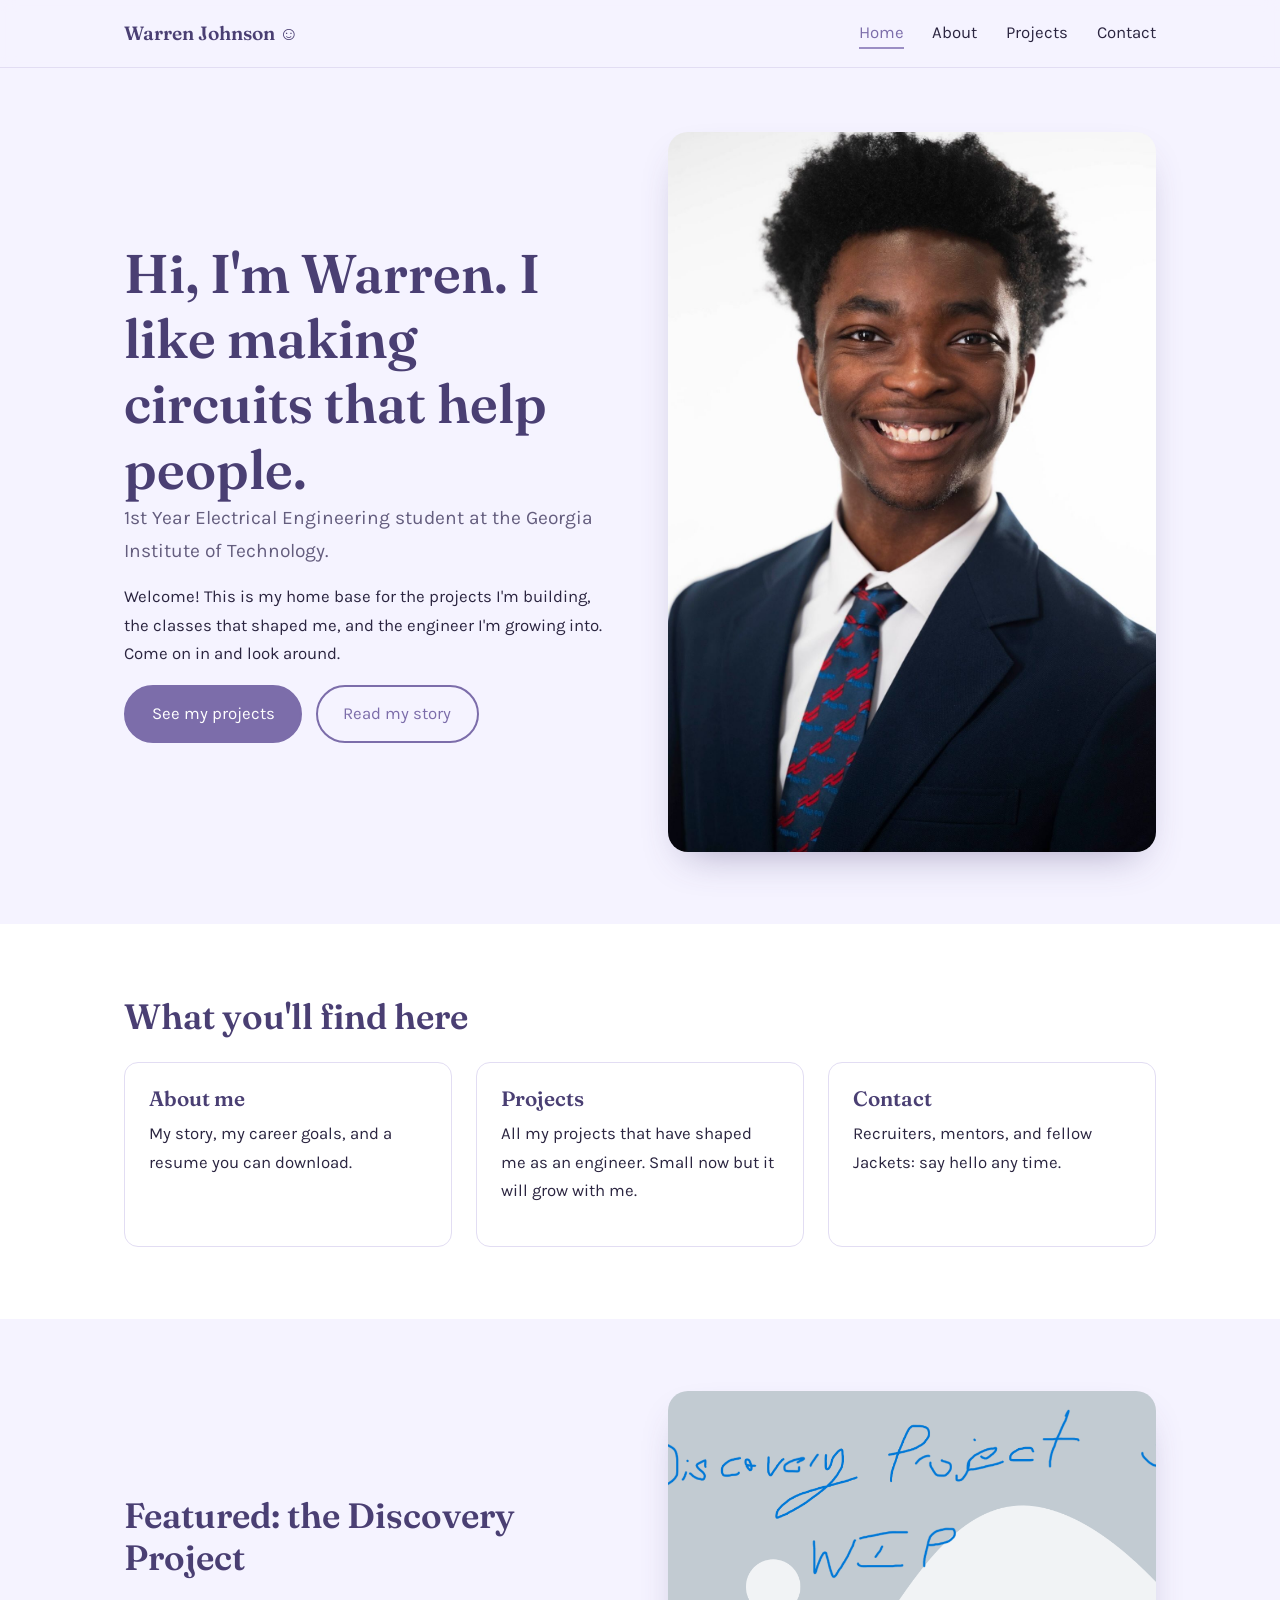
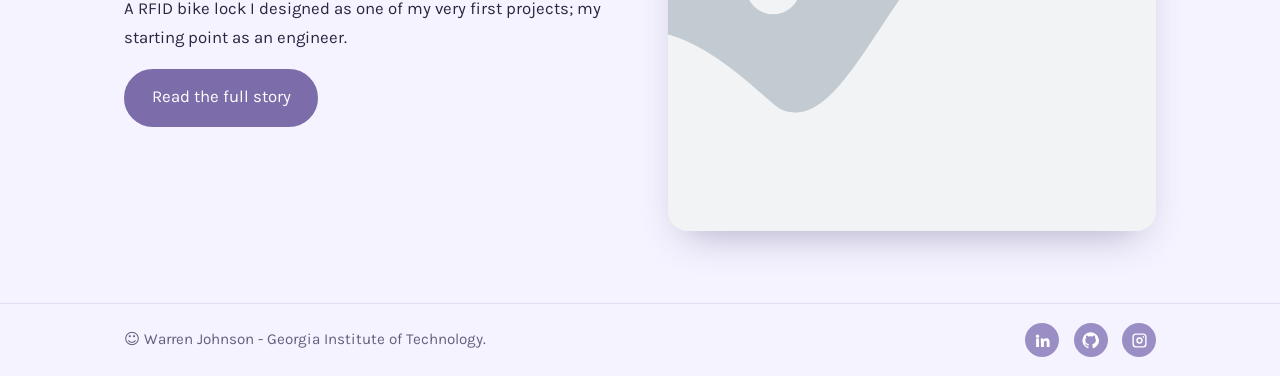
<file: index.html>
<!DOCTYPE html>
<html lang="en">
    <head>
        <meta charset="UTF-8">
        <meta name="viewport" content="width=device-width,initial-scale=1">
        <title>Home | Warren Johnson Portfolio</title>
        <meta name="description" content="Warren Johnson, Electrical Engineering student at Georgia Tech.">
        <!-- Google Fonts: Fraunces (headings) + Karla (body) -->
         <link rel="preconnect" href="https://fonts.googleapis.com">
         <link rel="preconnect" href="https://fonts.gstatic.com" crossorigin>
         <link href="https://fonts.googleapis.com/css2?family=Fraunces:wght@500;600&family=Karla:wght@400;700&display=swap" rel="stylesheet">
         <link rel="stylesheet" href="css/style.css">
    </head>
    <body>
        <header class="nav">
            <div class="wrap">
                <a class="logo" href="index.html">Warren Johnson &#9786;</a>
            <button class="burger" aria-label="Toggle menu" aria-expanded="false">
                <span></span>
                <span></span>
                <span></span>
            </button>
            <ul class="menu">
                <li><a href="index.html" class="active" aria-current="page">Home</a></li>
                <li><a href="about.html">About</a></li>
                <li><a href="projects.html">Projects</a></li>
                <li><a href="contact.html">Contact</a></li>
            </ul>
            </div>
        </header>
    <main>
        <section class="hero">
            <div class="wrap split">
                <div class="fade">
                    <h1>Hi, I'm Warren. I like making circuits that help people.</h1>
                    <p class="tag">1st Year Electrical Engineering student at the Georgia Institute of Technology.</p>
                    <p>Welcome! This is my home base for the projects I'm building, the classes that shaped me, and the engineer I'm growing into. Come on in and look around.</p>
                    <a class="btn" href="projects.html">See my projects</a>
                    <a class="btn ghost" href="about.html">Read my story</a>
                </div>
                <div class="fade">
                    <img src="assets/pic444.jpg" alt="Warren Johnson working at a lab bench on campus" width="640" height="720">
                </div>
            </div>
        </section>
        <section class="band">
            <div class="wrap">
                <h2 class="fade">What you'll find here</h2>
                <div class="cards">
                    <a class="card fade" href="about.html" style="text-decoration:none;color:inherit">
                        <h3>About me</h3>
                        <p>My story, my career goals, and a resume you can download.</p>
                    </a>
                    <a class="card fade" href="projects.html" style="text-decoration:none;color:inherit">
                        <h3>Projects</h3>
                        <p>All my projects that have shaped me as an engineer. Small now but it will grow with me.</p>
                    </a>
                    <a class="card fade" href="contact.html" style="text-decoration:none;color:inherit">
                        <h3>Contact</h3>
                        <p>Recruiters, mentors, and fellow Jackets: say hello any time.</p>
                    </a>
                </div>
            </div>
        </section>
        <section>
            <div class="wrap split alt">
                <div class="fade">
                    <h2>Featured: the Discovery Project</h2>
                    <p>A RFID bike lock I designed as one of my very first projects; my starting point as an engineer.</p>
                    <a class="btn" href="projects.html#discovery">Read the full story</a>
                </div>
                <div class="fade">
                    <img src="assets/elementor-placeholder-image.png" alt="Prototype circuit board for the Discovery Project" width="640" height="440" loading="lazy">
                </div>
            </div>
        </section>
    </main>
    <footer>
        <div class="wrap">
            <span>&#9786; Warren Johnson - Georgia Institute of Technology.</span>
            <div class="social">
                <a href="https://www.linkedin.com/in/warrenbjohnson/" target="_blank" rel="noopener" aria-label="LinkedIn">
                    <svg viewBox="0 0 24 24">
                        <path d="M4.98 3.5a2.5 2.5 0 1 1 0 5 2.5 2.5 0 0 1 0-5zM3 9h4v12H3zM9.5 9h3.8v1.7h.1c.5-1 1.8-2 3.8-2 4 0 4.8 2.6 4.8 6V21h-4v-5.6c0-1.3 0-3-1.9-3s-2.1 1.4-2.1 2.9V21h-4z"/>
                    </svg>
                </a>
                <a href="https://github.com/warremm" target="_blank" rel="noopener" aria-label="GitHub">
                    <svg viewBox="0 0 24 24">
                        <path d="M12 .5a11.5 11.5 0 0 0-3.6 22.4c.6.1.8-.3.8-.6v-2c-3.2.7-3.9-1.5-3.9-1.5-.5-1.3-1.3-1.7-1.3-1.7-1-.7.1-.7.1-.7 1.2.1 1.8 1.2 1.8 1.2 1 1.8 2.7 1.3 3.4 1 .1-.8.4-1.300.7-1.600-2.600-.3-5.300-1.300-5.300-5.700 0-1.300.5-2.300 1.200-3.100-.1-.3-.5-1.500.1-3.100 0 0 1-.3 3.200 1.200a11 11 0 0 1 5.800 0c2.200-1.500 3.200-1.200 3.200-1.200.6 1.600.2 2.800.1 3.100.8.800 1.200 1.800 1.200 3.100 0 4.400-2.700 5.400-5.300 5.700.4.4.8 1.100.8 2.200v3.200c0 .3.2.7.8.6A11.500 11.500 0 0 0 12 .5z"/>
                    </svg>
                </a>
                <a href="https://www.instagram.com/warremmm/" target="_blank" rel="noopener" aria-label="Instagram">
                    <svg viewBox="0 0 24 24">
                        <path d="M7 2h10a5 5 0 0 1 5 5v10a5 5 0 0 1-5 5H7a5 5 0 0 1-5-5V7a5 5 0 0 1 5-5zm0 2a3 3 0 0 0-3 3v10a3 3 0 0 0 3 3h10a3 3 0 0 0 3-3V7a3 3 0 0 0-3-3zm5 3.500a4.500 4.500 0 1 1 0 9 4.500 4.500 0 0 1 0-9zm0 2a2.500 2.500 0 1 0 0 5 2.500 2.500 0 0 0 0-5zM17.500 5.800a1.100 1.100 0 1 1 0 2.200 1.100 1.100 0 0 1 0-2.200z"/>
                    </svg>
                </a>
            </div>
        </div>
    </footer>
    <button id="top" aria-label="Back to top">&uarr;</button>
    <script src="js/main.js"></script>
</body>
</html>
</file>
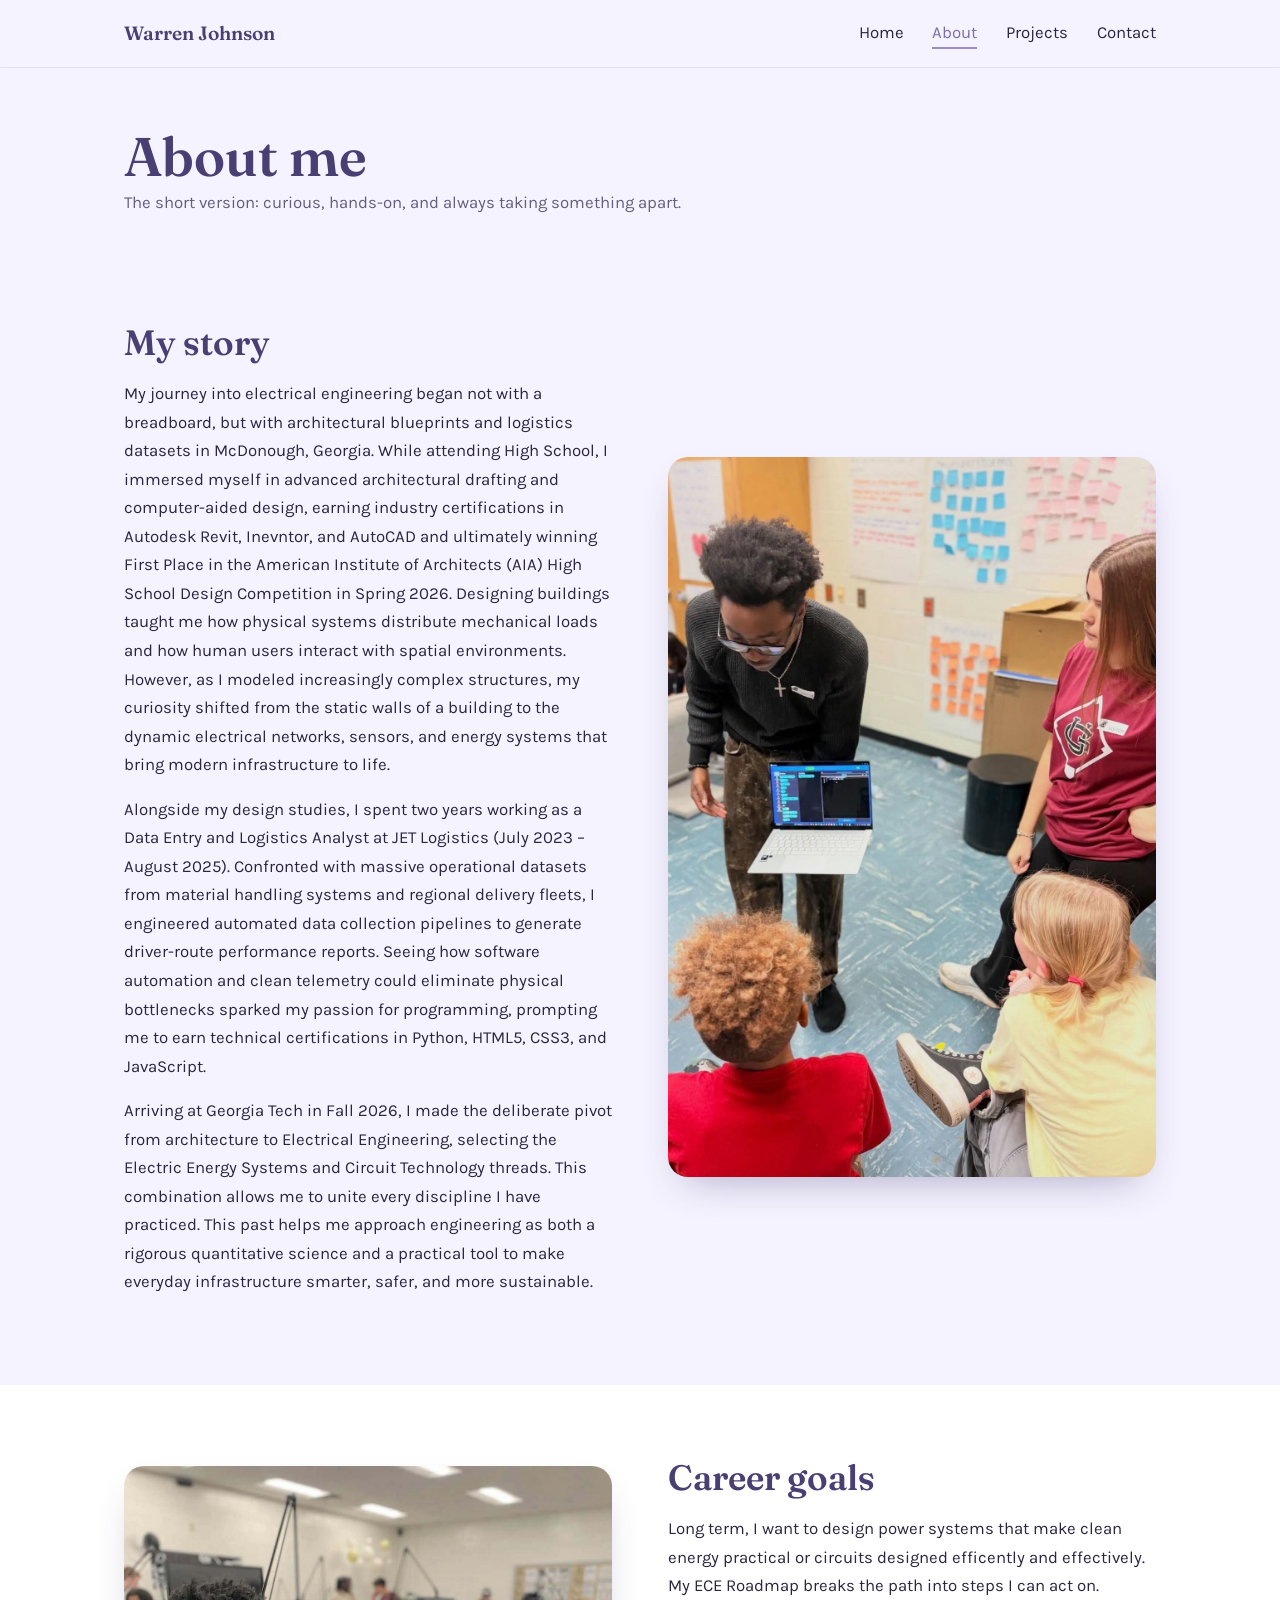
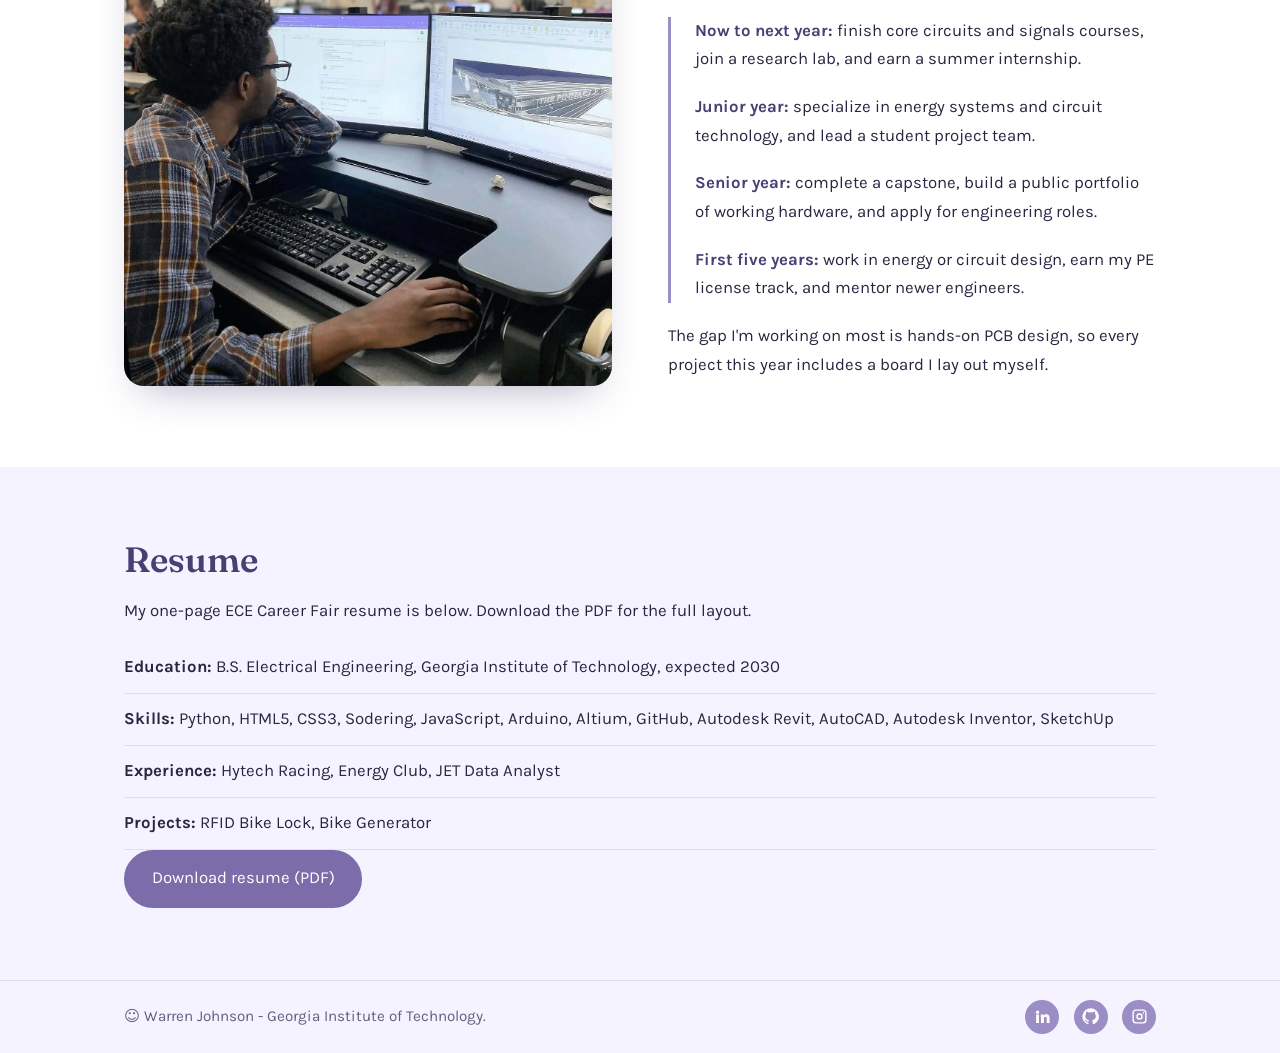
<file: about.html>
<!DOCTYPE html>
<html lang="en">
    <head>
        <meta charset="UTF-8">
        <meta name="viewport" content="width=device-width,initial-scale=1">
        <title>About | Warren Johnson Portfolio</title>
        <meta name="description" content="Biography, career goals, and resume for Warren Johnson.">
        <!-- Google Fonts: Fraunces (headings) + Karla (body) -->
        <link rel="preconnect" href="https://fonts.googleapis.com"><link rel="preconnect" href="https://fonts.gstatic.com" crossorigin>
        <link href="https://fonts.googleapis.com/css2?family=Fraunces:wght@500;600&family=Karla:wght@400;700&display=swap" rel="stylesheet">
        <link rel="stylesheet" href="css/style.css">
    </head>
<body>
<header class="nav">
    <div class="wrap">
        <a class="logo" href="index.html">Warren Johnson</a>
        <button class="burger" aria-label="Toggle menu" aria-expanded="false">
            <span></span>
            <span></span>
            <span></span>
        </button>
        <ul class="menu">
            <li>
                <a href="index.html">Home</a>
            </li>
            <li>
                <a href="about.html" class="active" aria-current="page">About</a>
            </li>
            <li>
                <a href="projects.html">Projects</a>
            </li>
            <li>
                <a href="contact.html">Contact</a>
            </li>
        </ul>
    </div>
</header>
<main>
<div class="wrap page-title fade">
    <h1>About me</h1>
    <p class="tag" style="color:var(--muted)">The short version: curious, hands-on, and always taking something apart.</p>
</div>
<section>
    <div class="wrap split alt">
        <div class="fade">
            <h2>My story</h2>
            <p>My journey into electrical engineering began not with a breadboard, but with architectural blueprints and logistics datasets in McDonough, Georgia. While attending High School, I immersed myself in advanced architectural drafting and computer-aided design, earning industry certifications in Autodesk Revit, Inevntor, and AutoCAD and ultimately winning First Place in the American Institute of Architects (AIA) High School Design Competition in Spring 2026. Designing buildings taught me how physical systems distribute mechanical loads and how human users interact with spatial environments. However, as I modeled increasingly complex structures, my curiosity shifted from the static walls of a building to the dynamic electrical networks, sensors, and energy systems that bring modern infrastructure to life.</p>
            <p>Alongside my design studies, I spent two years working as a Data Entry and Logistics Analyst at JET Logistics (July 2023 – August 2025). Confronted with massive operational datasets from material handling systems and regional delivery fleets, I engineered automated data collection pipelines to generate driver-route performance reports. Seeing how software automation and clean telemetry could eliminate physical bottlenecks sparked my passion for programming, prompting me to earn technical certifications in Python, HTML5, CSS3, and JavaScript.</p>
            <p>Arriving at Georgia Tech in Fall 2026, I made the deliberate pivot from architecture to Electrical Engineering, selecting the Electric Energy Systems and Circuit Technology threads. This combination allows me to unite every discipline I have practiced. This past helps me approach engineering as both a rigorous quantitative science and a practical tool to make everyday infrastructure smarter, safer, and more sustainable.</p>
        </div>
        <div class="fade">
            <img src="assets/pic111.jpg" alt="Warren Johnson smiling on the Georgia Tech campus" width="640" height="720" loading="lazy">
        </div>
    </div>
</section>
<section class="band" id="goals">
    <div class="wrap split alt">
        <div class="fade">
            <img src="assets/pic222.jpg" alt="Sketch of Warren's ECE roadmap" width="640" height="520" loading="lazy">
        </div>
        <div class="fade">
            <h2>Career goals</h2>
            <p>Long term, I want to design power systems that make clean energy practical or circuits designed efficently and effectively. My ECE Roadmap breaks the path into steps I can act on.</p>
            <ol class="steps">
                <li>
                    <strong>Now to next year:</strong> finish core circuits and signals courses, join a research lab, and earn a summer internship.
                </li>
                <li><strong>Junior year:</strong> specialize in energy systems and circuit technology, and lead a student project team.</li>
                <li><strong>Senior year:</strong> complete a capstone, build a public portfolio of working hardware, and apply for engineering roles.</li>
                <li><strong>First five years:</strong> work in energy or circuit design, earn my PE license track, and mentor newer engineers.</li>
            </ol>
            <p>The gap I'm working on most is hands-on PCB design, so every project this year includes a board I lay out myself.</p></div></div></section>
            <section id="resume">
                <div class="wrap">
                    <h2 class="fade">Resume</h2>
                    <p class="fade">My one-page ECE Career Fair resume is below. Download the PDF for the full layout.</p>
                    <ul class="resume-list fade"><li><strong>Education:</strong> B.S. Electrical Engineering, Georgia Institute of Technology, expected 2030</li>
                        <li><strong>Skills:</strong> Python, HTML5, CSS3, Sodering, JavaScript, Arduino, Altium, GitHub, Autodesk Revit, AutoCAD, Autodesk Inventor, SketchUp</li>
                        <li><strong>Experience:</strong> Hytech Racing, Energy Club, JET Data Analyst</li>
                        <li><strong>Projects:</strong> RFID Bike Lock, Bike Generator </li></ul>
                        <a class="btn fade" href="assets/Warren Johnson's Resume.pdf" download>Download resume (PDF)</a>
                    </div>
                </section>
            </main>
            <footer>
                <div class="wrap"><span>&#9786; Warren Johnson - Georgia Institute of Technology.</span>
                    <div class="social">
                        <a href="https://www.linkedin.com/in/warrenbjohnson/" target="_blank" rel="noopener" aria-label="LinkedIn">
                            <svg viewBox="0 0 24 24">
                                <path d="M4.98 3.5a2.5 2.5 0 1 1 0 5 2.5 2.5 0 0 1 0-5zM3 9h4v12H3zM9.5 9h3.8v1.7h.1c.5-1 1.8-2 3.8-2 4 0 4.8 2.6 4.8 6V21h-4v-5.6c0-1.3 0-3-1.9-3s-2.1 1.4-2.1 2.9V21h-4z"/>
                            </svg>
                        </a>
                        <a href="https://github.com/warremm" target="_blank" rel="noopener" aria-label="GitHub">
                            <svg viewBox="0 0 24 24">
                                <path d="M12 .5a11.5 11.5 0 0 0-3.6 22.4c.6.1.8-.3.8-.6v-2c-3.2.7-3.9-1.5-3.9-1.5-.5-1.3-1.3-1.7-1.3-1.7-1-.7.1-.7.1-.7 1.2.1 1.8 1.2 1.8 1.2 1 1.8 2.7 1.3 3.4 1 .1-.8.4-1.300.7-1.600-2.600-.3-5.300-1.300-5.300-5.700 0-1.300.5-2.300 1.200-3.100-.1-.3-.5-1.500.1-3.100 0 0 1-.3 3.200 1.200a11 11 0 0 1 5.800 0c2.200-1.500 3.200-1.200 3.200-1.200.6 1.600.2 2.800.1 3.100.8.800 1.200 1.800 1.200 3.100 0 4.400-2.700 5.400-5.300 5.700.4.4.8 1.100.8 2.200v3.200c0 .3.2.7.8.6A11.500 11.500 0 0 0 12 .5z"/>
                            </svg>
                        </a>
                        <a href="https://www.instagram.com/warremmm/" target="_blank" rel="noopener" aria-label="Instagram">
                            <svg viewBox="0 0 24 24">
                                <path d="M7 2h10a5 5 0 0 1 5 5v10a5 5 0 0 1-5 5H7a5 5 0 0 1-5-5V7a5 5 0 0 1 5-5zm0 2a3 3 0 0 0-3 3v10a3 3 0 0 0 3 3h10a3 3 0 0 0 3-3V7a3 3 0 0 0-3-3zm5 3.500a4.500 4.500 0 1 1 0 9 4.500 4.500 0 0 1 0-9zm0 2a2.500 2.500 0 1 0 0 5 2.500 2.500 0 0 0 0-5zM17.500 5.800a1.100 1.100 0 1 1 0 2.200 1.100 1.100 0 0 1 0-2.200z"/>
                            </svg>
                        </a>
                    </div>
                </div>
        </footer>
        <button id="top" aria-label="Back to top">&uarr;</button>
        <script src="js/main.js"></script>
    </body>
</html>
</file>
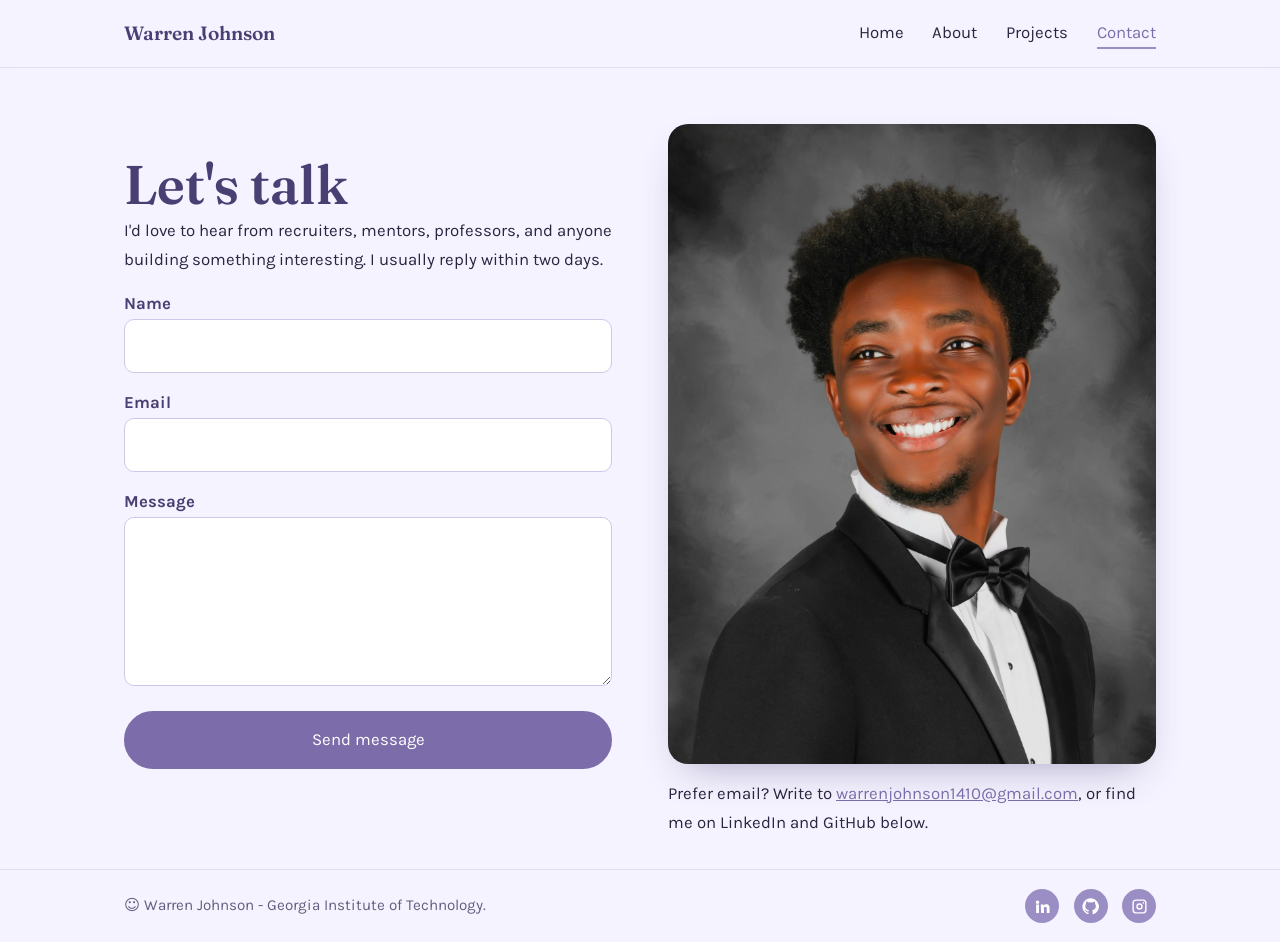
<file: contact.html>
<!DOCTYPE html>
<html lang="en">
    <head>
        <meta charset="UTF-8">
        <meta name="viewport" content="width=device-width,initial-scale=1">
        <title>Contact | Warren Johnson Portfolio</title><meta name="description" content="Get in touch with Warren Johnson.">
        <!-- Google Fonts: Fraunces (headings) + Karla (body) -->
         <link rel="preconnect" href="https://fonts.googleapis.com">
         <link rel="preconnect" href="https://fonts.gstatic.com" crossorigin>
         <link href="https://fonts.googleapis.com/css2?family=Fraunces:wght@500;600&family=Karla:wght@400;700&display=swap" rel="stylesheet">
         <link rel="stylesheet" href="css/style.css">
    </head>
    <body>
        <header class="nav">
            <div class="wrap">
                <a class="logo" href="index.html">Warren Johnson</a>
                <button class="burger" aria-label="Toggle menu" aria-expanded="false">
                    <span></span>
                    <span></span>
                    <span></span>
                </button>
                <ul class="menu">
                    <li><a href="index.html">Home</a></li>
                    <li><a href="about.html">About</a></li>
                    <li><a href="projects.html">Projects</a></li>
                    <li><a href="contact.html" class="active" aria-current="page">Contact</a></li>
                </ul>
            </div>
        </header>
    <main>
        <section class="page-title">
            <div class="wrap split alt">
                <div class="fade">
                    <h1>Let's talk</h1>
                    <p>I'd love to hear from recruiters, mentors, professors, and anyone building something interesting. I usually reply within two days.</p>
                    <form id="contact-form" novalidate>
                        <div>
                            <label for="name">Name</label>
                            <input id="name" name="name" required>
                        </div>
                        <div>
                            <label for="email">Email</label>
                            <input id="email" name="email" type="email" required>
                        </div>
                        <div>
                            <label for="msg">Message</label>
                            <textarea id="msg" name="msg" rows="5" required></textarea>
                        </div>
                        <button class="btn" type="submit">Send message</button>
                        <p class="status" role="status"></p>
                    </form>
                </div>     
                <div class="fade">
                    <img src="assets/pic333.png" alt="Georgia Tech campus in the afternoon" width="640" height="640" loading="lazy">
                    <p style="margin-top:1rem">Prefer email? Write to <a href="warrenjohnson1410@gmail.com">warrenjohnson1410@gmail.com</a>, or find me on LinkedIn and GitHub below.</p>
                </div>
            </div>
        </section>
    </main>
    <footer>
        <div class="wrap">
            <span>&#9786; Warren Johnson - Georgia Institute of Technology.</span>
            <div class="social">
                <a href="https://www.linkedin.com/in/warrenbjohnson/" target="_blank" rel="noopener" aria-label="LinkedIn">
                    <svg viewBox="0 0 24 24">
                        <path d="M4.98 3.5a2.5 2.5 0 1 1 0 5 2.5 2.5 0 0 1 0-5zM3 9h4v12H3zM9.5 9h3.8v1.7h.1c.5-1 1.8-2 3.8-2 4 0 4.8 2.6 4.8 6V21h-4v-5.6c0-1.3 0-3-1.9-3s-2.1 1.4-2.1 2.9V21h-4z"/>
                    </svg>
                </a>
                <a href="https://github.com/warremm" target="_blank" rel="noopener" aria-label="GitHub">
                    <svg viewBox="0 0 24 24">
                        <path d="M12 .5a11.5 11.5 0 0 0-3.6 22.4c.6.1.8-.3.8-.6v-2c-3.2.7-3.9-1.5-3.9-1.5-.5-1.3-1.3-1.7-1.3-1.7-1-.7.1-.7.1-.7 1.2.1 1.8 1.2 1.8 1.2 1 1.8 2.7 1.3 3.4 1 .1-.8.4-1.300.7-1.600-2.600-.3-5.300-1.300-5.300-5.700 0-1.300.5-2.300 1.200-3.100-.1-.3-.5-1.500.1-3.100 0 0 1-.3 3.200 1.200a11 11 0 0 1 5.800 0c2.200-1.500 3.200-1.200 3.200-1.200.6 1.600.2 2.800.1 3.100.8.800 1.200 1.800 1.200 3.100 0 4.400-2.700 5.400-5.300 5.700.4.4.8 1.100.8 2.200v3.200c0 .3.2.7.8.6A11.500 11.500 0 0 0 12 .5z"/>
                    </svg>
                </a>
                <a href="https://www.instagram.com/warremmm/" target="_blank" rel="noopener" aria-label="Instagram">
                    <svg viewBox="0 0 24 24">
                        <path d="M7 2h10a5 5 0 0 1 5 5v10a5 5 0 0 1-5 5H7a5 5 0 0 1-5-5V7a5 5 0 0 1 5-5zm0 2a3 3 0 0 0-3 3v10a3 3 0 0 0 3 3h10a3 3 0 0 0 3-3V7a3 3 0 0 0-3-3zm5 3.500a4.500 4.500 0 1 1 0 9 4.500 4.500 0 0 1 0-9zm0 2a2.500 2.500 0 1 0 0 5 2.500 2.500 0 0 0 0-5zM17.500 5.800a1.100 1.100 0 1 1 0 2.200 1.100 1.100 0 0 1 0-2.200z"/>
                    </svg>
                </a>
            </div>
        </div>
    </footer>
    <button id="top" aria-label="Back to top">&uarr;</button>
    <script src="js/main.js"></script>
</body>
</html>
</file>
<file: css/style.css>
/* ===== Design tokens ===== */
:root{--lav:#9b8ec4;--purple:#7c6daa;--deep:#4a3f73;--bg:#F5F3FF;--white:#fff;--ink:#2b2540;--muted:#645d7e;
--head:'Fraunces',Georgia,serif;--body:'Karla',system-ui,sans-serif;--max:1080px;--nav:68px}
*{box-sizing:border-box;margin:0;padding:0}
html{scroll-behavior:smooth;scroll-padding-top:var(--nav)}
body{font-family:var(--body);background:var(--bg);color:var(--ink);line-height:1.7;font-size:1.05rem}
img{max-width:100%;display:block}
a{color:var(--purple);transition:color .2s}a:hover{color:var(--deep)}
:focus-visible{outline:3px solid var(--lav);outline-offset:3px}
h1,h2,h3{font-family:var(--head);line-height:1.2;color:var(--deep);font-weight:600}
h1{font-size:clamp(2.2rem,5vw,3.4rem)}h2{font-size:clamp(1.6rem,3vw,2.2rem);margin-bottom:1rem}h3{font-size:1.3rem;margin-bottom:.5rem}
p{margin-bottom:1rem;max-width:68ch}
.wrap{max-width:var(--max);margin:0 auto;padding:0 1.5rem}
section{padding:4.5rem 0}
/* ===== Fixed navigation ===== */
.nav{position:fixed;top:0;left:0;right:0;height:var(--nav);background:rgba(245,243,255,.93);backdrop-filter:blur(8px);border-bottom:1px solid #e2ddf3;z-index:100}
.nav .wrap{display:flex;align-items:center;justify-content:space-between;height:100%}
.logo{font-family:var(--head);font-weight:600;font-size:1.2rem;color:var(--deep);text-decoration:none}
.menu{display:flex;gap:1.8rem;list-style:none}
.menu a{text-decoration:none;color:var(--ink);padding:.3rem 0;border-bottom:2px solid transparent;transition:border-color .2s,color .2s}
.menu a:hover,.menu a.active{color:var(--purple);border-color:var(--lav)}
.burger{display:none;background:none;border:0;cursor:pointer;width:40px;height:40px}
.burger span{display:block;height:2px;background:var(--deep);margin:7px 8px;transition:transform .3s,opacity .3s}
.burger.open span:nth-child(1){transform:translateY(9px) rotate(45deg)}
.burger.open span:nth-child(2){opacity:0}
.burger.open span:nth-child(3){transform:translateY(-9px) rotate(-45deg)}
/* ===== Hero (split) ===== */
.hero{padding-top:calc(var(--nav) + 4rem)}
.split{display:grid;grid-template-columns:1fr 1fr;gap:3.5rem;align-items:center}
.hero p.tag{font-size:1.2rem;color:var(--muted)}
.hero img,.split img{border-radius:20px;box-shadow:0 18px 40px -18px rgba(74,63,115,.45);width:100%;object-fit:cover}
.btn{display:inline-block;background:var(--purple);color:#fff;padding:.8rem 1.6rem;border-radius:999px;text-decoration:none;border:2px solid var(--purple);font:inherit;cursor:pointer;transition:transform .2s,background .2s}
.btn:hover{background:var(--deep);border-color:var(--deep);color:#fff;transform:translateY(-2px)}
.btn.ghost{background:transparent;color:var(--purple);margin-left:.6rem}.btn.ghost:hover{color:#fff}
/* ===== Alternating sections ===== */
.alt:nth-of-type(even) .split>:first-child{order:2}
.band{background:var(--white)}
.page-title{padding-top:calc(var(--nav) + 3.5rem);padding-bottom:1rem}
.steps{list-style:none;border-left:3px solid var(--lav);padding-left:1.5rem;margin-top:1rem}
.steps li{margin-bottom:1.2rem}.steps strong{color:var(--deep)}
.cards{display:grid;grid-template-columns:repeat(auto-fit,minmax(240px,1fr));gap:1.5rem;margin-top:1.5rem}
.card{background:var(--white);border:1px solid #e2ddf3;border-radius:14px;padding:1.5rem;transition:transform .25s,box-shadow .25s}
.card:hover{transform:translateY(-4px);box-shadow:0 14px 28px -16px rgba(74,63,115,.5)}
.card.soon{border-style:dashed;background:transparent}
.gallery{display:grid;grid-template-columns:repeat(auto-fit,minmax(220px,1fr));gap:1rem;margin:1.5rem 0}
.gallery img{border-radius:12px;cursor:zoom-in;aspect-ratio:4/3;object-fit:cover;width:100%;transition:transform .25s,opacity .25s}
.gallery img:hover{transform:scale(1.03);opacity:.92}
.resume-list{list-style:none}.resume-list li{padding:.7rem 0;border-bottom:1px solid #e2ddf3}
/* ===== Contact form ===== */
form{display:grid;gap:1rem;max-width:520px}
label{font-weight:700;color:var(--deep)}
input,textarea{width:100%;padding:.75rem 1rem;border:1.5px solid #cfc7ea;border-radius:10px;font:inherit;background:#fff}
input:focus,textarea:focus{border-color:var(--purple);outline:none;box-shadow:0 0 0 3px rgba(155,142,196,.3)}
.status{color:var(--purple);font-weight:700;min-height:1.5rem}
/* ===== Footer: one line ===== */
footer{border-top:1px solid #e2ddf3;padding:1.2rem 0;font-size:.95rem;color:var(--muted)}
footer .wrap{display:flex;justify-content:space-between;align-items:center;gap:1rem;flex-wrap:wrap}
.social{display:flex;gap:.9rem}
.social a{width:34px;height:34px;display:grid;place-items:center;border-radius:50%;background:var(--lav);transition:background .2s,transform .2s}
.social a:hover{background:var(--deep);transform:translateY(-2px)}
.social svg{width:17px;height:17px;fill:#fff}
/* ===== Back to top + lightbox ===== */
#top{position:fixed;right:1.5rem;bottom:1.5rem;width:46px;height:46px;border-radius:50%;border:0;background:var(--purple);color:#fff;font-size:1.3rem;cursor:pointer;opacity:0;pointer-events:none;transition:opacity .3s,transform .2s;z-index:90}
#top.show{opacity:1;pointer-events:auto}#top:hover{transform:translateY(-3px)}
.lightbox{position:fixed;inset:0;background:rgba(43,37,64,.92);display:none;place-items:center;z-index:200;padding:1.5rem}
.lightbox.open{display:grid;animation:fade .25s}
.lightbox img{max-height:82vh;border-radius:10px}
.lightbox p{color:#fff;text-align:center;margin:.8rem auto 0}
.lightbox button{position:absolute;background:none;border:0;color:#fff;font-size:2.2rem;cursor:pointer;padding:.5rem 1rem}
.lb-close{top:1rem;right:1rem}.lb-prev{left:.5rem}.lb-next{right:.5rem}
@keyframes fade{from{opacity:0}to{opacity:1}}
/* ===== Scroll fade-in ===== */
.fade{opacity:0;transform:translateY(22px);transition:opacity .7s ease,transform .7s ease}
.fade.in{opacity:1;transform:none}
/* ===== Responsive ===== */
@media(max-width:820px){
.split{grid-template-columns:1fr;gap:2rem}.alt:nth-of-type(even) .split>:first-child{order:0}
.burger{display:block}
.menu{position:absolute;top:var(--nav);left:0;right:0;background:var(--bg);flex-direction:column;gap:0;padding:0 1.5rem;max-height:0;overflow:hidden;transition:max-height .35s;border-bottom:1px solid #e2ddf3}
.menu.open{max-height:300px}.menu li{padding:.8rem 0}
section{padding:3rem 0}}
@media(prefers-reduced-motion:reduce){*{transition:none!important;animation:none!important;scroll-behavior:auto}.fade{opacity:1;transform:none}}
</file>
